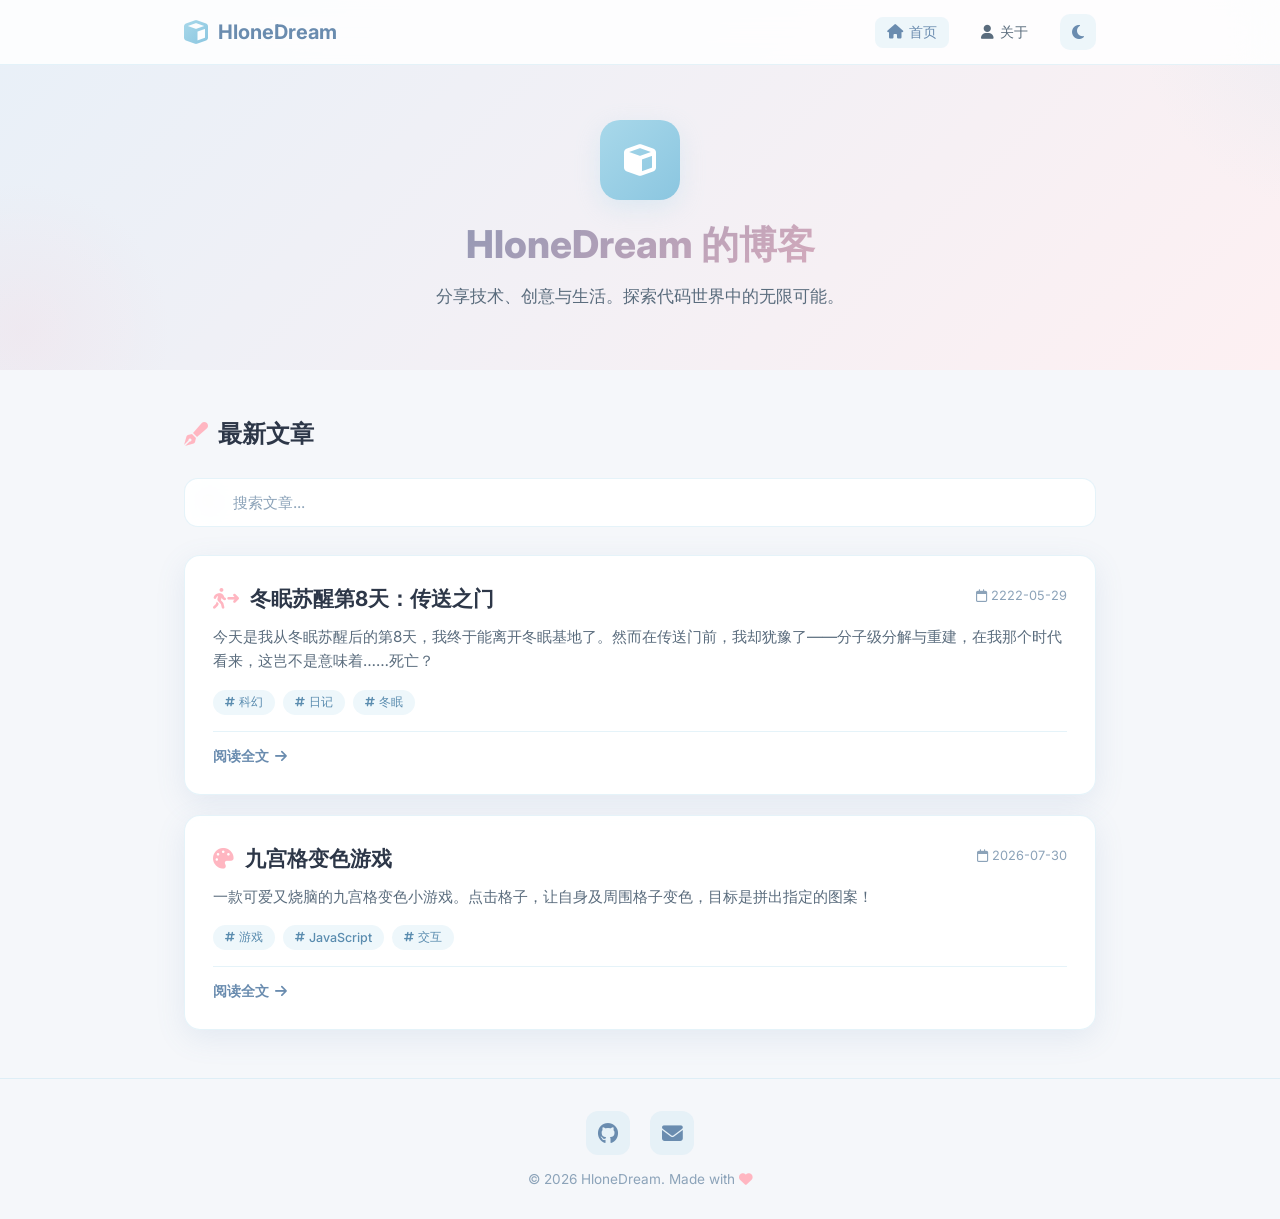
<file: index.html>
<!DOCTYPE html>
<html lang="zh-CN">
<head>
    <meta charset="UTF-8">
    <meta name="viewport" content="width=device-width, initial-scale=1.0">
    <title>HloneDream 的个人博客</title>

    <!-- Fonts & Icons -->
    <link rel="stylesheet" href="https://cdnjs.cloudflare.com/ajax/libs/font-awesome/6.4.0/css/all.min.css">
    <link href="https://fonts.googleapis.com/css2?family=Inter:wght@300;400;500;600;700;800&display=swap" rel="stylesheet">

    <!-- Styles -->
    <link rel="stylesheet" href="assets/css/style.css">

    <!-- Baidu Analytics -->
    <script>
    var _hmt = _hmt || [];
    (function() {
      var hm = document.createElement("script");
      hm.src = "https://hm.baidu.com/hm.js?39ae671882c93dd530b7b8e215212ae3";
      var s = document.getElementsByTagName("script")[0]; 
      s.parentNode.insertBefore(hm, s);
    })();
    </script>
</head>
<body class="page-home">

    <!-- ===== Navigation ===== -->
    <nav>
        <div class="nav-inner">
            <a class="nav-brand" href="index.html">
                <i class="fa-solid fa-cube"></i> HloneDream
            </a>
            <div class="nav-links">
                <button class="nav-link active" data-page="home" onclick="showPage('home')">
                    <i class="fa-solid fa-house"></i> 首页
                </button>
                <button class="nav-link" data-page="about" onclick="showPage('about')">
                    <i class="fa-solid fa-user"></i> 关于
                </button>
                <button class="theme-toggle" id="themeToggle" title="切换主题">
                    <i class="fa-solid fa-moon"></i>
                </button>
            </div>
        </div>
    </nav>

    <!-- ===== HOME VIEW ===== -->
    <div id="homeView">
        <!-- ===== HERO ===== -->
        <section class="hero">
            <div class="container hero-content">
                <div class="hero-avatar">
                    <i class="fa-solid fa-cube"></i>
                </div>
                <h1>HloneDream 的博客</h1>
                <p>分享技术、创意与生活。探索代码世界中的无限可能。</p>
            </div>
        </section>

        <!-- ===== POSTS ===== -->
        <section class="posts-section">
            <div class="container">
                <h2 class="section-title">
                    <i class="fa-solid fa-pen-fancy"></i> 最新文章
                </h2>

                <!-- Search Bar -->
                <div class="search-bar">
                    <i class="fa-solid fa-search"></i>
                    <input type="text" id="searchInput" placeholder="搜索文章..." autocomplete="off">
                </div>

                <div class="posts-grid" id="postsGrid">
                    <p style="color:var(--text-muted);text-align:center;padding:40px 0;">
                        <i class="fa-solid fa-spinner fa-spin"></i> 正在加载文章...
                    </p>
                </div>

                <!-- No Results -->
                <div class="search-no-results" id="searchNoResults" style="display:none;">
                    <i class="fa-solid fa-inbox"></i>
                    没有找到匹配的文章
                </div>
            </div>
        </section>
    </div>

    <!-- ===== ABOUT VIEW ===== -->
    <section class="about-view" id="aboutView">
        <div class="container">
            <div class="about-card">
                <h2><i class="fa-solid fa-user-astronaut"></i> 关于我</h2>
                <p>
                    你好！我是 <strong>HloneDream</strong>，一名热爱技术与创意的开发者。
                </p>
                <p>
                    这个博客记录了我<del>学习和探索编程世界的过程</del>随便写的一些东西。我喜欢<del>前端开发、游戏设计，以及一切有趣的技术挑战</del>整活。
                </p>
                <p>
                    这个网页是用AI写的，希望通过这个博客，能与更多志同道合的朋友交流分享。
                </p>
                <h3 style="font-size:1rem;color:var(--text);margin:24px 0 12px;font-weight:600;">我的技能</h3>
                <div class="about-skills">
                    <span class="about-skill">HTML/CSS</span>
                    <span class="about-skill">JavaScript</span>
                    <span class="about-skill">Python</span>
                    <span class="about-skill">UI Design</span>
                    <span class="about-skill">Git</span>
                    <span class="about-skill">Altium Designer</span>
                    <span class="about-skill">Minecraft</span>
                    <span class="about-skill">End Field</span>
                </div>
            </div>
        </div>
    </section>

    <!-- ===== FOOTER ===== -->
    <footer>
        <div class="container">
            <div class="footer-social">
                <a href="https://github.com/HloneDream" target="_blank" rel="noopener" title="GitHub">
                    <i class="fa-brands fa-github"></i>
                </a>
                <a href="mailto:2645710503@qq.com" title="Email">
                    <i class="fa-solid fa-envelope"></i>
                </a>
            </div>
            <p class="footer-text">
                &copy; 2026 HloneDream. Made with <i class="fa-solid fa-heart" style="color:#ffb6c1;"></i>
            </p>
        </div>
    </footer>

    <!-- ===== Back to Top ===== -->
    <button class="back-to-top" id="backToTop" onclick="window.scrollTo({top:0,behavior:'smooth'})">
        <i class="fa-solid fa-arrow-up"></i>
    </button>

    <!-- ===== Scripts ===== -->
    <script src="assets/js/main.js"></script>
    <script src="assets/js/router.js"></script>

</body>
</html>
</file>
<file: assets/css/style.css>
/* ============================================================
   CSS Variables / Theme
   ============================================================ */
:root {
    --bg: #f5f7fa;
    --bg-card: rgba(255,255,255,0.92);
    --bg-glass: rgba(255,255,255,0.75);
    --text: #2d3748;
    --text-secondary: #5a6c7d;
    --text-muted: #8ca3b9;
    --border: rgba(168,216,234,0.3);
    --shadow: 0 8px 30px rgba(100,130,180,0.12);
    --shadow-hover: 0 16px 48px rgba(100,130,180,0.2);
    --gradient-1: linear-gradient(135deg, #a8d8ea 0%, #8bc6e0 100%);
    --gradient-2: linear-gradient(135deg, #ffb6c1 0%, #ff9eb5 100%);
    --gradient-hero: linear-gradient(135deg, #e8f0f8 0%, #fdf0f2 100%);
    --accent: #6a8caf;
    --accent-light: #a8c6df;
    --pink: #ffb6c1;
    --blue: #a8d8ea;
    --nav-bg: rgba(255,255,255,0.85);
    --code-bg: #f0f4f8;
    --tag-bg: rgba(168,216,234,0.2);
    --tag-color: #5a8caf;
    --scrollbar: #d0dce8;
}

.dark {
    --bg: #0f1724;
    --bg-card: rgba(25,35,50,0.92);
    --bg-glass: rgba(20,30,45,0.8);
    --text: #e2e8f0;
    --text-secondary: #a0b4c8;
    --text-muted: #6a7d94;
    --border: rgba(100,140,180,0.2);
    --shadow: 0 8px 30px rgba(0,0,0,0.3);
    --shadow-hover: 0 16px 48px rgba(0,0,0,0.45);
    --gradient-hero: linear-gradient(135deg, #0f1724 0%, #1a2a3a 100%);
    --accent: #8bc6e0;
    --accent-light: #6a8caf;
    --nav-bg: rgba(15,23,36,0.9);
    --code-bg: #1a2a3a;
    --tag-bg: rgba(100,140,180,0.2);
    --tag-color: #8bc6e0;
    --scrollbar: #2a3a4a;
}

/* ============================================================
   Reset & Base
   ============================================================ */
* {
    margin: 0;
    padding: 0;
    box-sizing: border-box;
}

html {
    scroll-behavior: smooth;
}

body {
    font-family: 'Inter', -apple-system, BlinkMacSystemFont, sans-serif;
    background: var(--bg);
    color: var(--text);
    transition: background 0.3s, color 0.3s;
    min-height: 100vh;
    overflow-x: hidden;
}

::selection {
    background: var(--pink);
    color: white;
}

::-webkit-scrollbar { width: 8px; }
::-webkit-scrollbar-track { background: var(--bg); }
::-webkit-scrollbar-thumb { background: var(--scrollbar); border-radius: 4px; }

a {
    color: inherit;
    text-decoration: none;
}

/* ============================================================
   Navigation
   ============================================================ */
nav {
    position: fixed;
    top: 0;
    left: 0;
    right: 0;
    z-index: 1000;
    background: var(--nav-bg);
    backdrop-filter: blur(20px);
    -webkit-backdrop-filter: blur(20px);
    border-bottom: 1px solid var(--border);
    transition: background 0.3s, border-color 0.3s;
}

.nav-inner {
    max-width: 960px;
    margin: 0 auto;
    padding: 0 24px;
    display: flex;
    align-items: center;
    justify-content: space-between;
    height: 64px;
}

.nav-brand {
    font-size: 1.25rem;
    font-weight: 700;
    color: var(--accent);
    display: flex;
    align-items: center;
    gap: 10px;
    cursor: pointer;
}

.nav-brand i {
    font-size: 1.5rem;
    background: var(--gradient-1);
    -webkit-background-clip: text;
    background-clip: text;
    color: transparent;
}

.nav-links {
    display: flex;
    align-items: center;
    gap: 20px;
}

.nav-link {
    background: none;
    border: none;
    color: var(--text-secondary);
    font-size: 0.9rem;
    font-weight: 500;
    cursor: pointer;
    padding: 6px 12px;
    border-radius: 8px;
    transition: all 0.2s;
    font-family: inherit;
    display: inline-flex;
    align-items: center;
    gap: 6px;
    text-decoration: none;
    white-space: nowrap;
    flex-shrink: 0;
}

.nav-link:hover {
    color: var(--accent);
    background: var(--tag-bg);
}

.nav-link.active {
    color: var(--accent);
    background: var(--tag-bg);
}

.theme-toggle {
    background: var(--tag-bg);
    border: none;
    width: 36px;
    height: 36px;
    border-radius: 10px;
    display: flex;
    align-items: center;
    justify-content: center;
    cursor: pointer;
    color: var(--accent);
    font-size: 1rem;
    transition: all 0.2s;
}

.theme-toggle:hover {
    background: var(--border);
    transform: scale(1.05);
}

/* ============================================================
   Main Container
   ============================================================ */
.container {
    max-width: 960px;
    margin: 0 auto;
    padding: 0 24px;
}

/* ============================================================
   Hero
   ============================================================ */
.hero {
    padding: 120px 0 60px;
    background: var(--gradient-hero);
    transition: background 0.3s;
    position: relative;
    overflow: hidden;
}

.hero::before {
    content: '';
    position: absolute;
    top: -50%;
    right: -20%;
    width: 400px;
    height: 400px;
    border-radius: 50%;
    background: radial-gradient(circle, rgba(168,216,234,0.15) 0%, transparent 70%);
    pointer-events: none;
}

.hero::after {
    content: '';
    position: absolute;
    bottom: -30%;
    left: -10%;
    width: 300px;
    height: 300px;
    border-radius: 50%;
    background: radial-gradient(circle, rgba(255,182,193,0.12) 0%, transparent 70%);
    pointer-events: none;
}

.hero-content {
    position: relative;
    z-index: 1;
    text-align: center;
}

.hero-avatar {
    width: 80px;
    height: 80px;
    border-radius: 20px;
    background: var(--gradient-1);
    display: flex;
    align-items: center;
    justify-content: center;
    margin: 0 auto 20px;
    font-size: 2rem;
    color: white;
    box-shadow: 0 8px 24px rgba(168,216,234,0.3);
}

.hero h1 {
    font-size: 2.4rem;
    font-weight: 800;
    background: linear-gradient(135deg, var(--accent), var(--pink));
    -webkit-background-clip: text;
    background-clip: text;
    color: transparent;
    margin-bottom: 12px;
}

.hero p {
    color: var(--text-secondary);
    font-size: 1.05rem;
    line-height: 1.6;
    max-width: 500px;
    margin: 0 auto;
}

/* ============================================================
   Blog Posts
   ============================================================ */
.posts-section {
    padding: 48px 0;
}

.section-title {
    font-size: 1.5rem;
    font-weight: 700;
    color: var(--text);
    margin-bottom: 28px;
    display: flex;
    align-items: center;
    gap: 10px;
}

.section-title i {
    color: var(--pink);
}

.posts-grid {
    display: flex;
    flex-direction: column;
    gap: 20px;
}

.post-card {
    background: var(--bg-card);
    border-radius: 16px;
    padding: 28px;
    box-shadow: var(--shadow);
    border: 1px solid var(--border);
    cursor: pointer;
    transition: all 0.3s cubic-bezier(0.34, 1.56, 0.64, 1);
    backdrop-filter: blur(10px);
    -webkit-backdrop-filter: blur(10px);
    position: relative;
    overflow: hidden;
}

.post-card::before {
    content: '';
    position: absolute;
    top: 0;
    left: 0;
    width: 4px;
    height: 100%;
    background: var(--gradient-1);
    opacity: 0;
    transition: opacity 0.3s;
}

.post-card:hover {
    transform: translateY(-4px);
    box-shadow: var(--shadow-hover);
}

.post-card:hover::before {
    opacity: 1;
}

.post-card-header {
    display: flex;
    justify-content: space-between;
    align-items: flex-start;
    margin-bottom: 12px;
    gap: 16px;
}

.post-card-title {
    font-size: 1.3rem;
    font-weight: 700;
    color: var(--text);
    line-height: 1.4;
    flex: 1;
}

.post-card-date {
    font-size: 0.8rem;
    color: var(--text-muted);
    white-space: nowrap;
    padding-top: 4px;
}

.post-card-excerpt {
    color: var(--text-secondary);
    font-size: 0.95rem;
    line-height: 1.6;
    margin-bottom: 16px;
}

.post-card-tags {
    display: flex;
    gap: 8px;
    flex-wrap: wrap;
}

.tag {
    display: inline-flex;
    align-items: center;
    gap: 4px;
    padding: 4px 12px;
    border-radius: 20px;
    font-size: 0.78rem;
    font-weight: 500;
    background: var(--tag-bg);
    color: var(--tag-color);
    transition: all 0.2s;
}

.tag i {
    font-size: 0.7rem;
}

.post-card-footer {
    display: flex;
    align-items: center;
    justify-content: space-between;
    margin-top: 16px;
    padding-top: 16px;
    border-top: 1px solid var(--border);
}

.read-more {
    font-size: 0.85rem;
    font-weight: 600;
    color: var(--accent);
    display: flex;
    align-items: center;
    gap: 6px;
    transition: gap 0.2s;
}

.post-card:hover .read-more {
    gap: 10px;
}

/* ============================================================
   Search Bar
   ============================================================ */
.search-bar {
    position: relative;
    margin-bottom: 28px;
}

.search-bar input {
    width: 100%;
    padding: 14px 20px 14px 48px;
    border-radius: 14px;
    border: 1px solid var(--border);
    background: var(--bg-card);
    color: var(--text);
    font-size: 0.95rem;
    font-family: inherit;
    outline: none;
    transition: all 0.3s;
    backdrop-filter: blur(10px);
}

.search-bar input:focus {
    border-color: var(--accent);
    box-shadow: 0 0 0 3px rgba(106,140,175,0.15);
}

.search-bar input::placeholder {
    color: var(--text-muted);
}

.search-bar i {
    position: absolute;
    left: 18px;
    top: 50%;
    transform: translateY(-50%);
    color: var(--text-muted);
    font-size: 1rem;
}

.search-no-results {
    text-align: center;
    padding: 40px 20px;
    color: var(--text-muted);
}

.search-no-results i {
    font-size: 2.5rem;
    margin-bottom: 12px;
    display: block;
}

/* ============================================================
   Back to Top
   ============================================================ */
.back-to-top {
    position: fixed;
    bottom: 30px;
    right: 30px;
    width: 44px;
    height: 44px;
    border-radius: 12px;
    background: var(--gradient-2);
    color: white;
    border: none;
    cursor: pointer;
    font-size: 1.1rem;
    box-shadow: 0 6px 20px rgba(255,158,181,0.3);
    transition: all 0.3s;
    opacity: 0;
    visibility: hidden;
    transform: translateY(10px);
    z-index: 900;
    display: flex;
    align-items: center;
    justify-content: center;
}

.back-to-top.visible {
    opacity: 1;
    visibility: visible;
    transform: translateY(0);
}

.back-to-top:hover {
    transform: translateY(-3px);
    box-shadow: 0 10px 28px rgba(255,158,181,0.4);
}

/* ============================================================
   Article Detail View
   ============================================================ */
.article-view {
    display: block;
    padding: 100px 0 60px;
    animation: fadeIn 0.4s ease;
}

@keyframes fadeIn {
    from { opacity: 0; transform: translateY(20px); }
    to { opacity: 1; transform: translateY(0); }
}

.article-back {
    display: inline-flex;
    align-items: center;
    gap: 8px;
    color: var(--accent);
    font-size: 0.9rem;
    font-weight: 600;
    cursor: pointer;
    padding: 8px 16px;
    border-radius: 10px;
    background: var(--tag-bg);
    border: none;
    font-family: inherit;
    transition: all 0.2s;
    margin-bottom: 24px;
}

.article-back:hover {
    background: var(--border);
    transform: translateX(-4px);
}

.article-header {
    margin-bottom: 32px;
}

.article-title {
    font-size: 2rem;
    font-weight: 800;
    color: var(--text);
    line-height: 1.3;
    margin-bottom: 12px;
}

.article-meta {
    display: flex;
    align-items: center;
    gap: 16px;
    color: var(--text-muted);
    font-size: 0.9rem;
    flex-wrap: wrap;
}

.article-meta i {
    margin-right: 4px;
}

.article-content {
    color: var(--text-secondary);
    font-size: 1rem;
    line-height: 1.8;
}

.article-content p {
    margin-bottom: 16px;
}

.article-content h2 {
    font-size: 1.5rem;
    color: var(--text);
    margin: 32px 0 16px;
}

.article-content h3 {
    font-size: 1.2rem;
    color: var(--text);
    margin: 24px 0 12px;
}

.article-content pre {
    background: var(--code-bg);
    border-radius: 12px;
    padding: 20px 24px;
    overflow-x: auto;
    margin: 20px 0;
    border: 1px solid var(--border);
}

.article-content code {
    font-family: 'Fira Code', 'Cascadia Code', Consolas, monospace;
    font-size: 0.85rem;
}

.article-content :not(pre) > code {
    background: var(--tag-bg);
    padding: 2px 8px;
    border-radius: 6px;
    color: var(--accent);
}

.article-content img {
    max-width: 100%;
    border-radius: 12px;
    margin: 20px 0;
}

.article-content blockquote {
    border-left: 4px solid var(--gradient-2);
    padding: 12px 20px;
    margin: 20px 0;
    background: var(--tag-bg);
    border-radius: 0 12px 12px 0;
    color: var(--text-secondary);
}

.article-content ul, .article-content ol {
    padding-left: 24px;
    margin-bottom: 16px;
}

.article-content li {
    margin-bottom: 8px;
}

/* ============================================================
   Game Embed
   ============================================================ */
.game-wrapper {
    margin: 32px 0;
    border-radius: 20px;
    overflow: hidden;
    box-shadow: var(--shadow);
    border: 1px solid var(--border);
    background: var(--bg-card);
    transition: background 0.3s;
}

/* ============================================================
   Game Mode Select
   ============================================================ */
.game-mode-select {
    padding: 40px 24px;
    text-align: center;
}

.game-mode-title {
    font-size: 1.2rem;
    font-weight: 700;
    color: var(--text);
    margin-bottom: 8px;
}

.game-mode-desc {
    font-size: 0.9rem;
    color: var(--text-muted);
    margin-bottom: 24px;
}

.game-mode-buttons {
    display: flex;
    gap: 16px;
    justify-content: center;
    flex-wrap: wrap;
}

.game-mode-btn {
    background: var(--tag-bg);
    border: 2px solid var(--border);
    border-radius: 16px;
    padding: 20px 24px;
    min-width: 160px;
    cursor: pointer;
    transition: all 0.3s;
    display: flex;
    flex-direction: column;
    align-items: center;
    gap: 6px;
    font-family: inherit;
}

.game-mode-btn i {
    font-size: 2rem;
    color: var(--pink);
    margin-bottom: 4px;
}

.game-mode-btn span {
    font-size: 1rem;
    font-weight: 700;
    color: var(--text);
}

.game-mode-btn small {
    font-size: 0.78rem;
    color: var(--text-muted);
}

.game-mode-btn:hover {
    transform: translateY(-4px);
    border-color: var(--accent);
    background: var(--bg-glass);
    box-shadow: var(--shadow-hover);
}

/* ============================================================
   Custom Pattern Editor
   ============================================================ */
.game-custom-editor {
    padding: 32px 24px;
    text-align: center;
}

.game-editor-grid {
    display: grid;
    grid-template-columns: repeat(3, 1fr);
    gap: 8px;
    aspect-ratio: 1/1;
    background: var(--code-bg);
    padding: 12px;
    border-radius: 16px;
    max-width: 320px;
    margin: 0 auto 20px;
}

.game-editor-cell {
    cursor: pointer;
}

.game-editor-cell:hover::after {
    opacity: 1;
}

/* ============================================================
   Mode Badge
   ============================================================ */
.game-mode-badge {
    display: inline-flex;
    align-items: center;
    gap: 8px;
    background: var(--tag-bg);
    color: var(--tag-color);
    padding: 6px 16px;
    border-radius: 20px;
    font-size: 0.85rem;
    font-weight: 600;
    margin: 0 auto 16px;
}

.game-mode-badge i {
    color: var(--pink);
}

/* ============================================================
   Win Message Buttons
   ============================================================ */
.game-win-buttons {
    display: flex;
    gap: 12px;
    justify-content: center;
    flex-wrap: wrap;
}

.game-placeholder {
    padding: 60px 24px;
    text-align: center;
}

.game-placeholder i {
    font-size: 3rem;
    color: var(--pink);
    margin-bottom: 16px;
}

.game-placeholder h3 {
    color: var(--text);
    margin-bottom: 8px;
}

.game-placeholder p {
    color: var(--text-muted);
    font-size: 0.9rem;
    margin-bottom: 20px;
}

.btn-start-game {
    background: var(--gradient-2);
    color: white;
    border: none;
    padding: 14px 32px;
    border-radius: 12px;
    font-size: 1rem;
    font-weight: 600;
    cursor: pointer;
    transition: all 0.3s;
    box-shadow: 0 6px 20px rgba(255,158,181,0.3);
    display: inline-flex;
    align-items: center;
    gap: 8px;
    font-family: inherit;
}

.btn-start-game:hover {
    transform: translateY(-3px);
    box-shadow: 0 10px 28px rgba(255,158,181,0.4);
}

.game-container {
    display: none;
    padding: 20px;
}

.game-container.active {
    display: block;
    animation: fadeIn 0.4s ease;
}

.game-inner {
    max-width: 500px;
    margin: 0 auto;
}

.game-status-bar {
    display: flex;
    justify-content: space-between;
    margin-bottom: 16px;
    gap: 12px;
}

.game-status-item {
    flex: 1;
    text-align: center;
    background: var(--tag-bg);
    padding: 10px;
    border-radius: 12px;
}

.game-status-value {
    font-size: 1.4rem;
    font-weight: 700;
    color: var(--accent);
}

.game-status-label {
    font-size: 0.75rem;
    color: var(--text-muted);
    margin-top: 2px;
}

.game-goal-section {
    text-align: center;
    margin-bottom: 20px;
}

.game-goal-title {
    font-size: 1rem;
    font-weight: 600;
    color: var(--text-secondary);
    margin-bottom: 12px;
    display: flex;
    align-items: center;
    justify-content: center;
    gap: 8px;
}

.game-goal-title i {
    color: var(--pink);
}

.game-goal-pattern {
    display: grid;
    grid-template-columns: repeat(3, 1fr);
    gap: 5px;
    width: 120px;
    height: 120px;
    margin: 0 auto;
    background: var(--code-bg);
    padding: 10px;
    border-radius: 12px;
}

.game-goal-cell {
    border-radius: 6px;
}

.game-goal-cell.blue {
    background: linear-gradient(135deg, #a8d8ea, #8bc6e0);
}

.game-goal-cell.pink {
    background: linear-gradient(135deg, #ffb6c1, #ff9eb5);
}

.game-grid {
    display: grid;
    grid-template-columns: repeat(3, 1fr);
    gap: 8px;
    aspect-ratio: 1/1;
    background: var(--code-bg);
    padding: 12px;
    border-radius: 16px;
    max-width: 100%;
    margin: 0 auto 20px;
}

.game-cell {
    border-radius: 12px;
    cursor: pointer;
    transition: all 0.3s cubic-bezier(0.34, 1.56, 0.64, 1);
    box-shadow: 0 4px 12px rgba(0,0,0,0.08);
    border: 2px solid rgba(255,255,255,0.5);
    position: relative;
    overflow: hidden;
}

.game-cell::after {
    content: '';
    position: absolute;
    inset: 0;
    background: rgba(255,255,255,0.15);
    opacity: 0;
    transition: opacity 0.3s;
}

.game-cell:hover::after {
    opacity: 1;
}

.game-cell:active {
    transform: scale(0.95);
}

.game-cell.blue {
    background: linear-gradient(135deg, #a8d8ea, #8bc6e0);
}

.game-cell.pink {
    background: linear-gradient(135deg, #ffb6c1, #ff9eb5);
}

.game-cell.highlight {
    animation: gamePulse 0.5s ease-in-out;
}

@keyframes gamePulse {
    0% { transform: scale(1); }
    50% { transform: scale(1.08); }
    100% { transform: scale(1); }
}

.game-controls {
    text-align: center;
}

.game-btn-reset {
    background: var(--gradient-2);
    color: white;
    border: none;
    padding: 12px 28px;
    border-radius: 12px;
    font-size: 0.95rem;
    font-weight: 600;
    cursor: pointer;
    transition: all 0.3s;
    box-shadow: 0 5px 15px rgba(255,158,181,0.3);
    display: inline-flex;
    align-items: center;
    gap: 8px;
    font-family: inherit;
}

.game-btn-reset:hover {
    transform: translateY(-2px);
}

.game-btn-play-again {
    background: var(--gradient-1);
    color: white;
    border: none;
    padding: 12px 28px;
    border-radius: 12px;
    font-size: 0.95rem;
    font-weight: 600;
    cursor: pointer;
    transition: all 0.3s;
    box-shadow: 0 5px 15px rgba(168,216,234,0.3);
    display: inline-flex;
    align-items: center;
    gap: 8px;
    font-family: inherit;
    margin-top: 8px;
}

.game-btn-play-again:hover {
    transform: translateY(-2px);
}

.game-win-message {
    position: fixed;
    inset: 0;
    background: rgba(0,0,0,0.5);
    backdrop-filter: blur(8px);
    display: none;
    align-items: center;
    justify-content: center;
    z-index: 2000;
    padding: 20px;
}

.game-win-message.active {
    display: flex;
}

.game-win-content {
    background: var(--bg-card);
    padding: 40px 30px;
    border-radius: 20px;
    text-align: center;
    max-width: 380px;
    width: 100%;
    box-shadow: var(--shadow-hover);
    border: 1px solid var(--border);
    animation: fadeIn 0.4s ease;
}

.game-win-content h2 {
    font-size: 2rem;
    background: linear-gradient(135deg, var(--accent), var(--pink));
    -webkit-background-clip: text;
    background-clip: text;
    color: transparent;
    margin-bottom: 12px;
}

.game-win-content p {
    color: var(--text-secondary);
    margin-bottom: 20px;
}

.game-win-stats {
    display: flex;
    justify-content: center;
    gap: 40px;
    margin: 20px 0;
}

.game-win-stat-value {
    font-size: 1.6rem;
    font-weight: 700;
    color: var(--accent);
}

.game-win-stat-label {
    font-size: 0.8rem;
    color: var(--text-muted);
}

.confetti-piece {
    position: absolute;
    pointer-events: none;
    z-index: 2001;
}

/* ============================================================
   About View
   ============================================================ */
.about-view {
    display: none;
    padding: 100px 0 60px;
    animation: fadeIn 0.4s ease;
}

.about-view.active {
    display: block;
}

#homeView {
    display: block;
    animation: fadeIn 0.4s ease;
}

#homeView.hidden {
    display: none;
}

.about-card {
    background: var(--bg-card);
    border-radius: 20px;
    padding: 36px;
    box-shadow: var(--shadow);
    border: 1px solid var(--border);
    backdrop-filter: blur(10px);
}

.about-card h2 {
    font-size: 1.6rem;
    font-weight: 700;
    color: var(--text);
    margin-bottom: 16px;
    display: flex;
    align-items: center;
    gap: 10px;
}

.about-card h2 i {
    color: var(--pink);
}

.about-card p {
    color: var(--text-secondary);
    line-height: 1.8;
    font-size: 1rem;
    margin-bottom: 16px;
}

.about-skills {
    display: flex;
    flex-wrap: wrap;
    gap: 10px;
    margin: 20px 0;
}

.about-skill {
    padding: 6px 16px;
    border-radius: 20px;
    font-size: 0.85rem;
    font-weight: 500;
    background: var(--tag-bg);
    color: var(--tag-color);
}

/* ============================================================
   Footer
   ============================================================ */
footer {
    border-top: 1px solid var(--border);
    padding: 32px 0;
    text-align: center;
    transition: border-color 0.3s;
}

.footer-social {
    display: flex;
    justify-content: center;
    gap: 20px;
    margin-bottom: 16px;
}

.footer-social a {
    display: flex;
    align-items: center;
    justify-content: center;
    width: 44px;
    height: 44px;
    border-radius: 12px;
    background: var(--tag-bg);
    color: var(--accent);
    font-size: 1.3rem;
    transition: all 0.3s;
    text-decoration: none;
}

.footer-social a:hover {
    background: var(--gradient-2);
    color: white;
    transform: translateY(-3px);
    box-shadow: 0 6px 20px rgba(255,158,181,0.3);
}

.footer-text {
    font-size: 0.85rem;
    color: var(--text-muted);
}

/* ============================================================
   Reading Progress
   ============================================================ */
.reading-progress {
    position: fixed;
    top: 64px;
    left: 0;
    width: 100%;
    height: 3px;
    z-index: 999;
    background: transparent;
}

.reading-progress-bar {
    height: 100%;
    background: var(--gradient-2);
    width: 0%;
    transition: width 0.1s linear;
    border-radius: 0 2px 2px 0;
}

/* ============================================================
   Scroll Reveal (Intersection Observer)
   ============================================================ */
.reveal {
    opacity: 0;
    transform: translateY(30px);
    transition: all 0.6s cubic-bezier(0.34, 1.56, 0.64, 1);
}

.reveal.visible {
    opacity: 1;
    transform: translateY(0);
}

/* ============================================================
   Article Loading
   ============================================================ */
.article-loading {
    text-align: center;
    padding: 80px 0;
    color: var(--text-muted);
}

.article-loading i {
    font-size: 2.5rem;
    margin-bottom: 16px;
    display: block;
}

.article-loading p {
    font-size: 0.95rem;
}

/* ============================================================
   404 Page
   ============================================================ */
.error-container {
    min-height: calc(100vh - 64px - 120px);
    display: flex;
    flex-direction: column;
    align-items: center;
    justify-content: center;
    text-align: center;
    padding: 100px 24px 60px;
}

.error-code {
    font-size: 6rem;
    font-weight: 800;
    background: linear-gradient(135deg, var(--accent), var(--pink));
    -webkit-background-clip: text;
    background-clip: text;
    color: transparent;
    line-height: 1;
    margin-bottom: 8px;
}

.error-icon {
    font-size: 3rem;
    color: var(--text-muted);
    margin-bottom: 20px;
}

.error-title {
    font-size: 1.8rem;
    font-weight: 700;
    color: var(--text);
    margin-bottom: 12px;
}

.error-desc {
    color: var(--text-secondary);
    font-size: 1rem;
    line-height: 1.7;
    max-width: 420px;
    margin-bottom: 28px;
}

.error-back {
    display: inline-flex;
    align-items: center;
    gap: 8px;
    padding: 12px 28px;
    border-radius: 12px;
    background: var(--gradient-1);
    color: white;
    font-size: 0.95rem;
    font-weight: 600;
    transition: all 0.3s;
    box-shadow: 0 6px 20px rgba(168,216,234,0.3);
}

.error-back:hover {
    transform: translateY(-3px);
    box-shadow: 0 10px 28px rgba(168,216,234,0.4);
}

/* ============================================================
   Responsive
   ============================================================ */
@media (max-width: 768px) {
    .hero { padding: 100px 0 40px; }
    .hero h1 { font-size: 1.8rem; }
    .post-card { padding: 20px; }
    .post-card-title { font-size: 1.1rem; }
    .article-title { font-size: 1.5rem; }
    .about-card { padding: 24px; }
    .game-goal-pattern { width: 100px; height: 100px; }
    .nav-inner { padding: 0 16px; }
    .nav-links { gap: 6px; }
    .nav-link { padding: 6px 10px; }
    .back-to-top { bottom: 20px; right: 20px; width: 40px; height: 40px; }
}

@media (max-width: 480px) {
    .hero h1 { font-size: 1.5rem; }
    .hero p { font-size: 0.9rem; }
    .post-card-header { flex-direction: column; gap: 4px; }
    .post-card-date { white-space: normal; }
    .game-grid { gap: 6px; padding: 10px; }
    .game-win-stats { gap: 24px; }
    .back-to-top { bottom: 16px; right: 16px; width: 36px; height: 36px; font-size: 0.9rem; }
}
</file>
